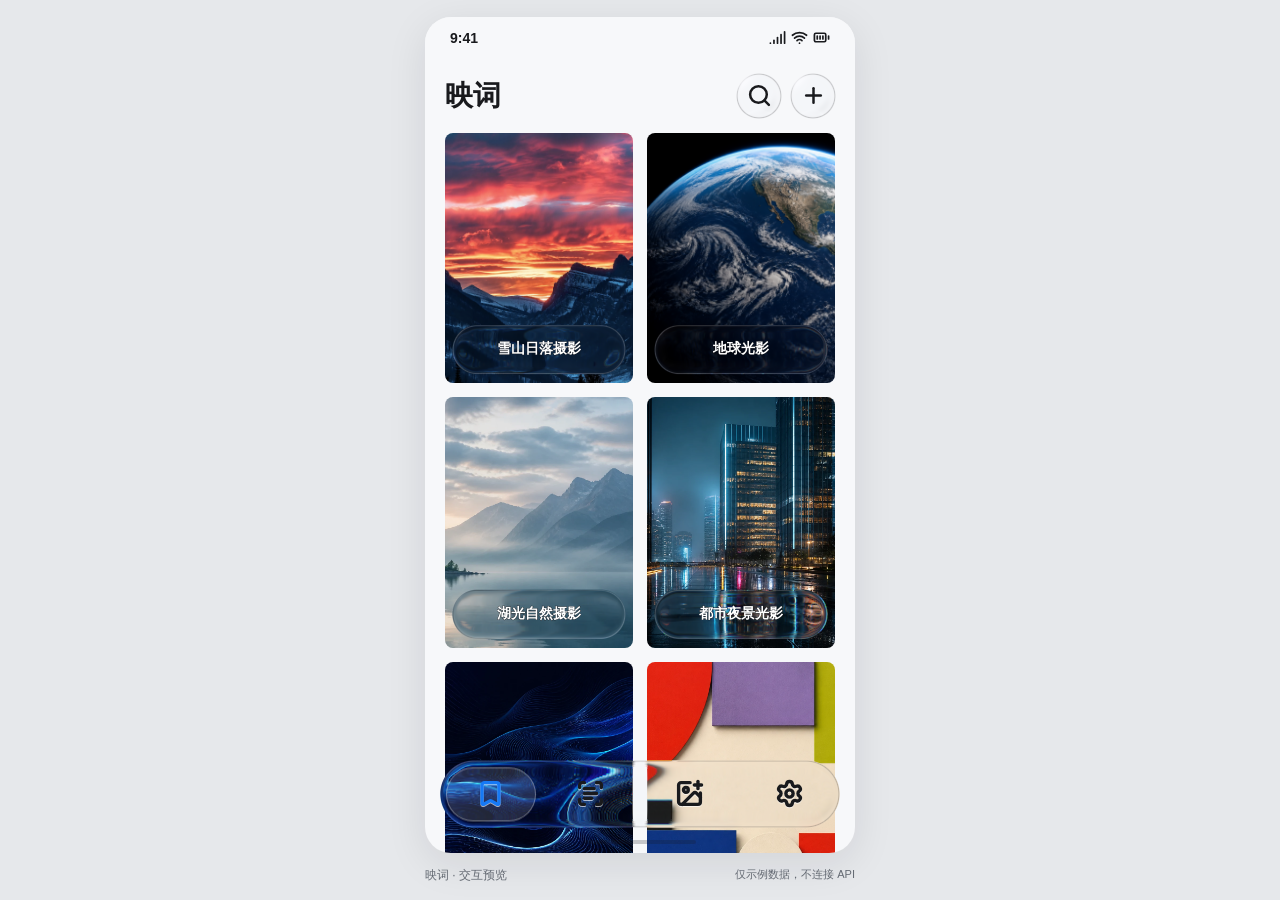
<file: preview/liquid-review/index.html>
<!doctype html>
<html lang="zh-CN">
<head>
  <meta charset="utf-8">
  <meta name="viewport" content="width=device-width,initial-scale=1,viewport-fit=cover">
  <title>映词 · V1.0.2 设计预览</title>
  <link rel="stylesheet" href="style.css">
</head>
<body>
  <main id="phone" data-start="library" aria-label="映词交互预览">
    <div id="status"><span>9:41</span><span class="signals"><i data-lucide="signal"></i><i data-lucide="wifi"></i><i data-lucide="battery-full"></i></span></div>
    <header id="toolbar"></header>
    <div id="scroller" tabindex="0"><div id="content"></div></div>
    <canvas id="glass" aria-hidden="true"></canvas>
    <div id="glass-controls"></div>
    <nav id="nav" aria-label="主导航" data-shape data-radius="34">
      <button data-tab="library" aria-label="收藏" title="收藏"><i data-lucide="bookmark"></i></button>
      <button data-tab="reverse" aria-label="反推提示词" title="反推提示词"><i data-lucide="scan-text"></i></button>
      <button data-tab="generate" aria-label="生图" title="生图"><i data-lucide="image-plus"></i></button>
      <button data-tab="settings" aria-label="设置" title="设置"><i data-lucide="settings"></i></button>
    </nav>
    <div class="home-indicator"></div>
    <div id="toast" role="status"></div>
    <input id="photo-picker" type="file" accept="image/*" hidden>
    <input id="generation-photo-picker" type="file" accept="image/*" hidden>
    <div id="sheet-layer" hidden></div>
  </main>
  <aside class="preview-meta">映词 · 交互预览 <span>仅示例数据，不连接 API</span></aside>
  <script src="assets.js"></script>
  <script src="lucide.min.js"></script>
  <script src="generation-state.js"></script>
  <script src="generation.js"></script>
  <script src="app.js"></script>
</body>
</html>
</file>
<file: preview/liquid-review/style.css>
:root{color-scheme:light;--bg:#f7f8fa;--ink:#191a1d;--muted:#6b6e76;--line:#dedfe4;--accent:#1679f5;--glass-text:#fff;--outline:#17191d;--size:1}
*{box-sizing:border-box;letter-spacing:0}
body{margin:0;background:#e6e8eb;color:var(--ink);font:16px -apple-system,BlinkMacSystemFont,"Segoe UI","Microsoft YaHei UI",sans-serif;display:grid;place-content:center;min-height:100dvh}
button,input,textarea,select{font:inherit;color:inherit}button{cursor:pointer;-webkit-tap-highlight-color:transparent}button:focus-visible,input:focus-visible{outline:2px solid var(--accent);outline-offset:3px}
button{border:0;background:none;padding:0}button svg{pointer-events:none}svg{width:24px;height:24px;stroke-width:2.4}
#phone{width:min(430px,100vw);height:min(920px,calc(100dvh - 64px));min-height:500px;position:relative;isolation:isolate;overflow:hidden;background:var(--bg);border-radius:26px;box-shadow:0 10px 40px #15192218;touch-action:pan-y}
#status{position:absolute;top:0;left:0;width:100%;height:42px;display:flex;align-items:center;justify-content:space-between;padding:0 25px;font-size:14px;font-weight:600;z-index:5;background:var(--bg)}.signals{display:flex;gap:5px}.signals svg{width:17px;height:17px}
#toolbar{position:absolute;top:42px;left:0;width:100%;height:74px;padding:10px 20px;display:flex;gap:10px;align-items:center;z-index:4;background:var(--bg)}
h1{font-size:28px;margin:0;font-weight:700;flex:1;white-space:nowrap}#toolbar .round{width:44px;height:44px;flex:none;border-radius:50%;display:grid;place-items:center}.round svg{width:25px;height:25px}
#toolbar .back-title{font-size:23px}.search-wrap{height:44px;flex:1;min-width:0;position:relative;display:flex;align-items:center;gap:7px;padding:0 12px;border-radius:24px}.search-wrap input{width:100%;min-width:0;background:none;border:0;outline:none;font-size:14px}.search-wrap input::placeholder{color:var(--muted)}.search-wrap svg{width:19px;height:19px;flex:none}.search-wrap button{display:grid;place-items:center;width:24px;flex:none}
#scroller{position:absolute;inset:116px 0 0;overflow:auto;overscroll-behavior:none;scrollbar-width:none;outline:0;z-index:0}#scroller::-webkit-scrollbar{display:none}#content{padding:0 20px 130px}
#glass{position:absolute;inset:0;width:100%;height:100%;pointer-events:none;z-index:2}#glass-controls{position:absolute;inset:116px 0 0;pointer-events:none;overflow:hidden;z-index:3}
.grid{display:grid;grid-template-columns:repeat(2,minmax(0,1fr));gap:14px}.cover{position:relative;aspect-ratio:3/4;border-radius:8px;overflow:hidden;cursor:pointer;background:#d4d8df}.cover img{display:block;width:100%;height:100%;object-fit:cover}
.title-anchor{position:absolute;bottom:10px;left:8px;right:8px;height:48px}.glass-button{position:absolute;pointer-events:auto;display:flex;align-items:center;justify-content:center;gap:8px;border-radius:25px;padding:6px 12px;transform-origin:center;transition:transform .23s cubic-bezier(.2,.8,.2,1);text-align:center;touch-action:pan-y}
.glass-button .glass-label{font-size:calc(14px * var(--size));font-weight:650;line-height:1.4;color:var(--glass-text);-webkit-text-stroke:.65px var(--outline);paint-order:stroke fill;max-width:100%;display:-webkit-box;-webkit-box-orient:vertical;-webkit-line-clamp:2;overflow:hidden}.glass-button svg{color:var(--accent);flex:none}.glass-button.pressed,.round.pressed{transform:scale(1.025,.95)}
.inline-anchor{height:48px;width:100%;margin:18px 0}.image-wrap{position:relative;border-radius:8px;overflow:hidden}.image-wrap img{display:block;width:100%;height:370px;object-fit:cover}.image-wrap .replace-anchor{position:absolute;width:142px;height:42px;bottom:16px;left:50%;transform:translateX(-50%)}
h2{font-size:calc(21px * var(--size));line-height:1.35;margin:24px 0 12px;font-weight:650}p{font-size:calc(15px * var(--size));line-height:1.85;margin:12px 0;overflow-wrap:anywhere}.subtle{font-size:calc(12px * var(--size));line-height:1.7;color:var(--muted)}.prompt-name{font-size:calc(18px * var(--size));font-weight:600;margin:14px 0}.prompt-text{white-space:pre-wrap}.rule{height:1px;background:var(--line);margin:20px 0}
#nav{position:absolute;bottom:26px;left:16px;right:16px;height:66px;display:grid;grid-template-columns:repeat(4,1fr);align-items:center;z-index:4;border-radius:34px;transform-origin:center;transition:transform .2s ease;touch-action:none}
#nav.pressed{transform:scale(1.018,.96)}#nav button{height:54px;margin:0 5px;display:grid;place-items:center;border-radius:28px;position:relative;color:var(--ink);filter:drop-shadow(0 1px 0 #ffffffa0)}#nav svg{width:29px;height:29px;stroke-width:2.8}#nav button.active{color:var(--accent);background:#ffffff16;box-shadow:inset 0 0 0 1px #ffffff35,inset 0 -1px 3px #15192212}#nav button[aria-disabled=true]{opacity:.5}
.home-indicator{position:absolute;width:112px;height:4px;border-radius:4px;bottom:9px;left:50%;transform:translateX(-50%);background:var(--ink);opacity:.22;z-index:5;pointer-events:none}
.settings-row{display:flex;align-items:center;gap:14px;width:100%;padding:17px 0;border-bottom:1px solid var(--line);text-align:left}.settings-row>svg:first-child{color:var(--accent);flex:none;width:22px;height:22px}.settings-row .row-text{flex:1;min-width:0}.settings-row .row-title{display:block;font-size:calc(16px * var(--size));line-height:1.4}.settings-row .row-subtitle{display:block;margin-top:4px;color:var(--muted);font-size:calc(12px * var(--size));line-height:1.5}.settings-row>svg:last-child{width:17px;color:var(--muted)}
.segmented{display:flex;gap:4px;background:var(--line);padding:4px;border-radius:8px;margin:12px 0 20px}.segmented button{flex:1;min-height:38px;border-radius:5px;font-size:14px}.segmented button.selected{background:var(--bg);box-shadow:0 1px 4px #0001;color:var(--accent)}input[type=range]{width:100%;accent-color:var(--accent);height:36px}.size-labels{display:flex;justify-content:space-between;font-size:12px;color:var(--muted)}
.empty{color:var(--muted);padding:70px 12px;text-align:center}.plain-input{width:100%;padding:12px;border:1px solid var(--line);border-radius:8px;background:transparent;margin-bottom:12px}#toast{position:absolute;z-index:10;bottom:108px;left:20px;right:20px;border-radius:8px;padding:12px 16px;background:var(--ink);color:var(--bg);font-size:14px;line-height:1.5;opacity:0;pointer-events:none;transition:opacity .16s}#toast.visible{opacity:1}
.preview-meta{display:flex;justify-content:space-between;gap:14px;margin:14px 0 0;font-size:12px;color:#666c75}.preview-meta span{font-size:11px}.dark{color-scheme:dark;--bg:#151618;--ink:#f2f3f5;--muted:#a5a6ae;--line:#303236;--accent:#ffd44d;--glass-text:#090a0c;--outline:#fff}.dark #nav button{filter:drop-shadow(0 1px 0 #0008)}
.fallback [data-shape],.fallback .glass-button{border:1px solid var(--line);background:color-mix(in srgb,var(--bg) 80%,transparent);backdrop-filter:blur(8px)}
#toolbar{background:transparent}.settings-row [data-paint-icon]{color:var(--accent);width:24px;flex:none;display:flex;align-items:center}
.glass-button{touch-action:none}
.glass-label{overflow-wrap:anywhere}.search-wrap input{color:var(--glass-text);-webkit-text-stroke:.6px var(--outline);paint-order:stroke fill;font-weight:600}.search-wrap input::placeholder{color:var(--glass-text)}
.icon-button{display:inline-grid;place-items:center;min-width:44px;min-height:44px;border-radius:8px;flex:none}
.text-action{display:inline-flex;align-items:center;justify-content:center;gap:4px;color:var(--accent);font-size:calc(12px * var(--size));min-height:44px;flex:none}
.text-action svg{width:16px;height:16px;flex:none}
.section-heading{display:flex;gap:8px;align-items:center;justify-content:space-between;min-height:40px}
.section-heading>label{font-size:calc(16px * var(--size));font-weight:600}
.section-heading h2{font-size:calc(18px * var(--size));margin:0}
.prompt-editor{display:block;resize:vertical;width:100%;min-height:132px;max-height:280px;background:transparent;border:1px solid var(--line);border-radius:8px;padding:12px;font-size:calc(14px * var(--size));line-height:1.7;outline-color:var(--accent)}
.prompt-editor::placeholder{color:var(--muted)}
.model-line{display:flex;align-items:center;justify-content:space-between;gap:12px;min-height:58px;border-bottom:1px solid var(--line);font-size:calc(13px * var(--size))}
.model-line>span{flex:none;color:var(--muted)}.model-name{display:flex;align-items:center;gap:6px;min-height:44px;text-align:right;min-width:0;font-size:calc(13px * var(--size))}.model-name svg{width:16px;height:16px;flex:none}
.parameter-grid{display:grid;grid-template-columns:repeat(3,minmax(0,1fr));gap:12px;padding:16px 0 4px}
.parameter{display:flex;flex-direction:column;min-width:0;gap:5px;font-size:calc(12px * var(--size));color:var(--muted)}
.select-value{position:relative;color:var(--ink)}.select-value select{appearance:none;border:1px solid var(--line);background:transparent;border-radius:8px;height:44px;width:100%;padding:0 26px 0 10px;font-size:calc(14px * var(--size));cursor:pointer}.select-value option{background:var(--bg);color:var(--ink)}.select-value svg{position:absolute;right:8px;top:15px;width:14px;height:14px;pointer-events:none}
.advanced{border-bottom:1px solid var(--line)}.advanced summary{display:flex;align-items:center;justify-content:space-between;min-height:46px;font-size:calc(13px * var(--size));color:var(--muted);cursor:pointer;list-style:none}.advanced summary::-webkit-details-marker{display:none}.advanced summary svg{width:16px;height:16px;transition:transform .18s}.advanced[open] summary svg{transform:rotate(180deg)}.advanced p{margin:0 0 12px}
.preview-disclaimer{text-align:center;margin:-8px 0 12px}.recent-heading{margin-top:6px;margin-bottom:6px}
.results-grid{display:grid;grid-template-columns:repeat(2,minmax(0,1fr));gap:16px 12px}
.result-tile{position:relative;display:block;min-width:0;text-align:left;border-radius:8px;overflow:hidden}
.result-tile>img{width:100%;aspect-ratio:3/4;object-fit:cover;display:block;border-radius:8px}
.result-caption{display:block;font-size:calc(13px * var(--size));padding:8px 0;overflow-wrap:anywhere}
.sample-label{position:absolute;left:8px;top:8px;font-size:11px;line-height:1.6;padding:2px 6px;border-radius:4px;color:#fff;background:#111b;pointer-events:none}
.result-tile.is-selected>img{outline:3px solid var(--accent);outline-offset:-3px}
.selection-mark{position:absolute;right:8px;top:8px;color:var(--accent);background:var(--bg);border-radius:50%;width:24px;height:24px;display:grid;place-items:center}.selection-mark svg{width:22px;height:22px}
.reference-section{margin-top:12px}.reference-empty{display:flex;align-items:center;gap:8px;width:100%;min-height:48px;padding:8px 12px;border:1px dashed var(--line);border-radius:8px;font-size:calc(13px * var(--size));color:var(--accent)}.reference-empty svg{width:22px;height:22px;flex:none}.optional-label{margin-left:auto;font-size:calc(12px * var(--size));color:var(--muted)}
.separate-option{display:flex;align-items:center;justify-content:space-between;min-height:48px;gap:12px;font-size:calc(13px * var(--size));cursor:pointer}.separate-option input{appearance:none;width:44px;height:26px;flex:none;border:1px solid var(--muted);border-radius:14px;background:var(--line);margin:0;position:relative;cursor:pointer;transition:background .18s}.separate-option input::before{content:'';position:absolute;left:3px;top:3px;width:18px;height:18px;border-radius:50%;background:var(--ink);transition:transform .18s}.separate-option input:checked{background:var(--accent);border-color:var(--accent)}.separate-option input:checked::before{transform:translateX(18px);background:var(--bg)}
.reference-strip{display:flex;gap:10px;overflow-x:auto;padding:2px 0 4px;scrollbar-width:thin;min-height:92px}
.reference-thumb{position:relative;width:88px;height:88px;flex:none}.reference-thumb>img{width:100%;height:100%;object-fit:cover;border-radius:8px}.reference-thumb .icon-button{position:absolute;right:0;top:0;min-width:36px;min-height:36px;color:white;background:#1119;border-radius:0 8px 0 8px}.reference-thumb .icon-button svg{width:16px;height:16px}.reference-thumb>span{position:absolute;left:5px;bottom:5px;color:white;background:#1119;border-radius:4px;padding:0 5px;font-size:11px;line-height:20px}
.reference-add{border:1px dashed var(--muted);border-radius:8px;width:88px;height:88px;flex:none;color:var(--accent);display:grid;place-items:center}.reference-add svg{width:28px;height:28px}.reference-section>.subtle{margin:4px 0 6px}
.result-image{position:relative;border-radius:8px;overflow:hidden}.result-image>img{display:block;width:100%;height:360px;object-fit:contain}
.result-info{display:flex;align-items:center;justify-content:space-between;gap:8px;margin:12px 0 4px;font-size:calc(16px * var(--size));font-weight:600}.result-info>.subtle{font-weight:400}
.result-actions{display:grid;grid-template-columns:1fr 1fr;gap:12px}.result-actions .inline-anchor{margin:12px 0 18px}
.result-parameters{border-top:1px solid var(--line);margin-top:20px;padding-top:8px}.result-parameters>div{display:flex;justify-content:space-between;gap:16px;font-size:calc(13px * var(--size));line-height:2.3}.result-parameters dt{color:var(--muted)}.result-parameters dd{margin:0;text-align:right}
.history-summary{display:flex;justify-content:space-between;align-items:center;min-height:48px;font-size:calc(13px * var(--size));color:var(--muted);margin-bottom:8px}.history-tools{display:flex;align-items:center;gap:8px;margin-bottom:12px;font-size:calc(13px * var(--size))}.danger-text{color:#d53d42}.dark .danger-text{color:#ff8385}
#sheet-layer{position:absolute;inset:0;z-index:9}#sheet-layer[hidden]{display:none}.sheet-backdrop{position:absolute;inset:0;background:#0005;backdrop-filter:blur(3px)}
.action-sheet{position:absolute;left:12px;right:12px;bottom:20px;max-height:calc(100% - 70px);overflow:auto;border:1px solid var(--line);border-radius:8px;padding:0 18px 16px;background:color-mix(in srgb,var(--bg) 96%,transparent);box-shadow:0 10px 30px #0003;animation:sheet-in .2s ease-out}
.sheet-handle{width:32px;height:4px;border-radius:3px;background:var(--muted);opacity:.35;margin:10px auto 2px}.action-sheet>header{display:flex;align-items:center;gap:8px;justify-content:space-between;margin:0 0 6px}.action-sheet h2{font-size:calc(17px * var(--size));margin:6px 0;min-width:0;overflow-wrap:anywhere}.action-sheet>header>.icon-button{color:var(--muted)}
.sheet-row{display:flex;align-items:center;width:100%;min-height:54px;gap:12px;border-top:1px solid var(--line);text-align:left;font-size:calc(14px * var(--size));padding:8px 0}.sheet-row>svg:first-child{width:21px;height:21px;flex:none;color:var(--accent)}.sheet-row.danger-text>svg:first-child{color:inherit}.sheet-row>span{flex:1;overflow-wrap:anywhere}.sheet-row>svg:last-child{width:16px;height:16px;color:var(--muted);flex:none}
.sheet-copy{display:block;line-height:1.8;font-size:calc(14px * var(--size));margin:12px 0;color:var(--muted)}.dialog-actions{display:flex;justify-content:flex-end;gap:20px;border-top:1px solid var(--line);padding-top:8px}.dialog-actions button{min-height:44px;min-width:60px;font-size:calc(14px * var(--size));color:var(--accent);font-weight:600}.dialog-actions .danger-text{color:#d53d42}.dark .dialog-actions .danger-text{color:#ff8385}
.collection-choice{display:flex;align-items:center;gap:12px;min-height:72px;width:100%;text-align:left;border-top:1px solid var(--line);padding:8px 0}.collection-choice img{width:42px;height:56px;border-radius:4px;object-fit:cover;flex:none}.collection-choice span{font-size:calc(14px * var(--size));flex:1;min-width:0;overflow-wrap:anywhere}.collection-choice svg{width:16px;height:16px;color:var(--muted);flex:none}
@keyframes sheet-in{from{opacity:0;transform:translateY(16px)}to{opacity:1;transform:translateY(0)}}
@media(max-width:520px){body{display:block;background:var(--bg)}#phone{width:100vw;height:100dvh;min-height:0;border-radius:0;box-shadow:none}.preview-meta{display:none}}
@media(max-width:360px){#content{padding-left:14px;padding-right:14px}.parameter-grid{gap:8px}.parameter{font-size:calc(11px * var(--size))}.select-value select{padding-left:6px;font-size:calc(13px * var(--size))}.section-heading>.text-action{font-size:calc(11px * var(--size))}}
@media(prefers-reduced-motion:reduce){*{transition:none!important;animation:none!important;scroll-behavior:auto!important}}
</file>
